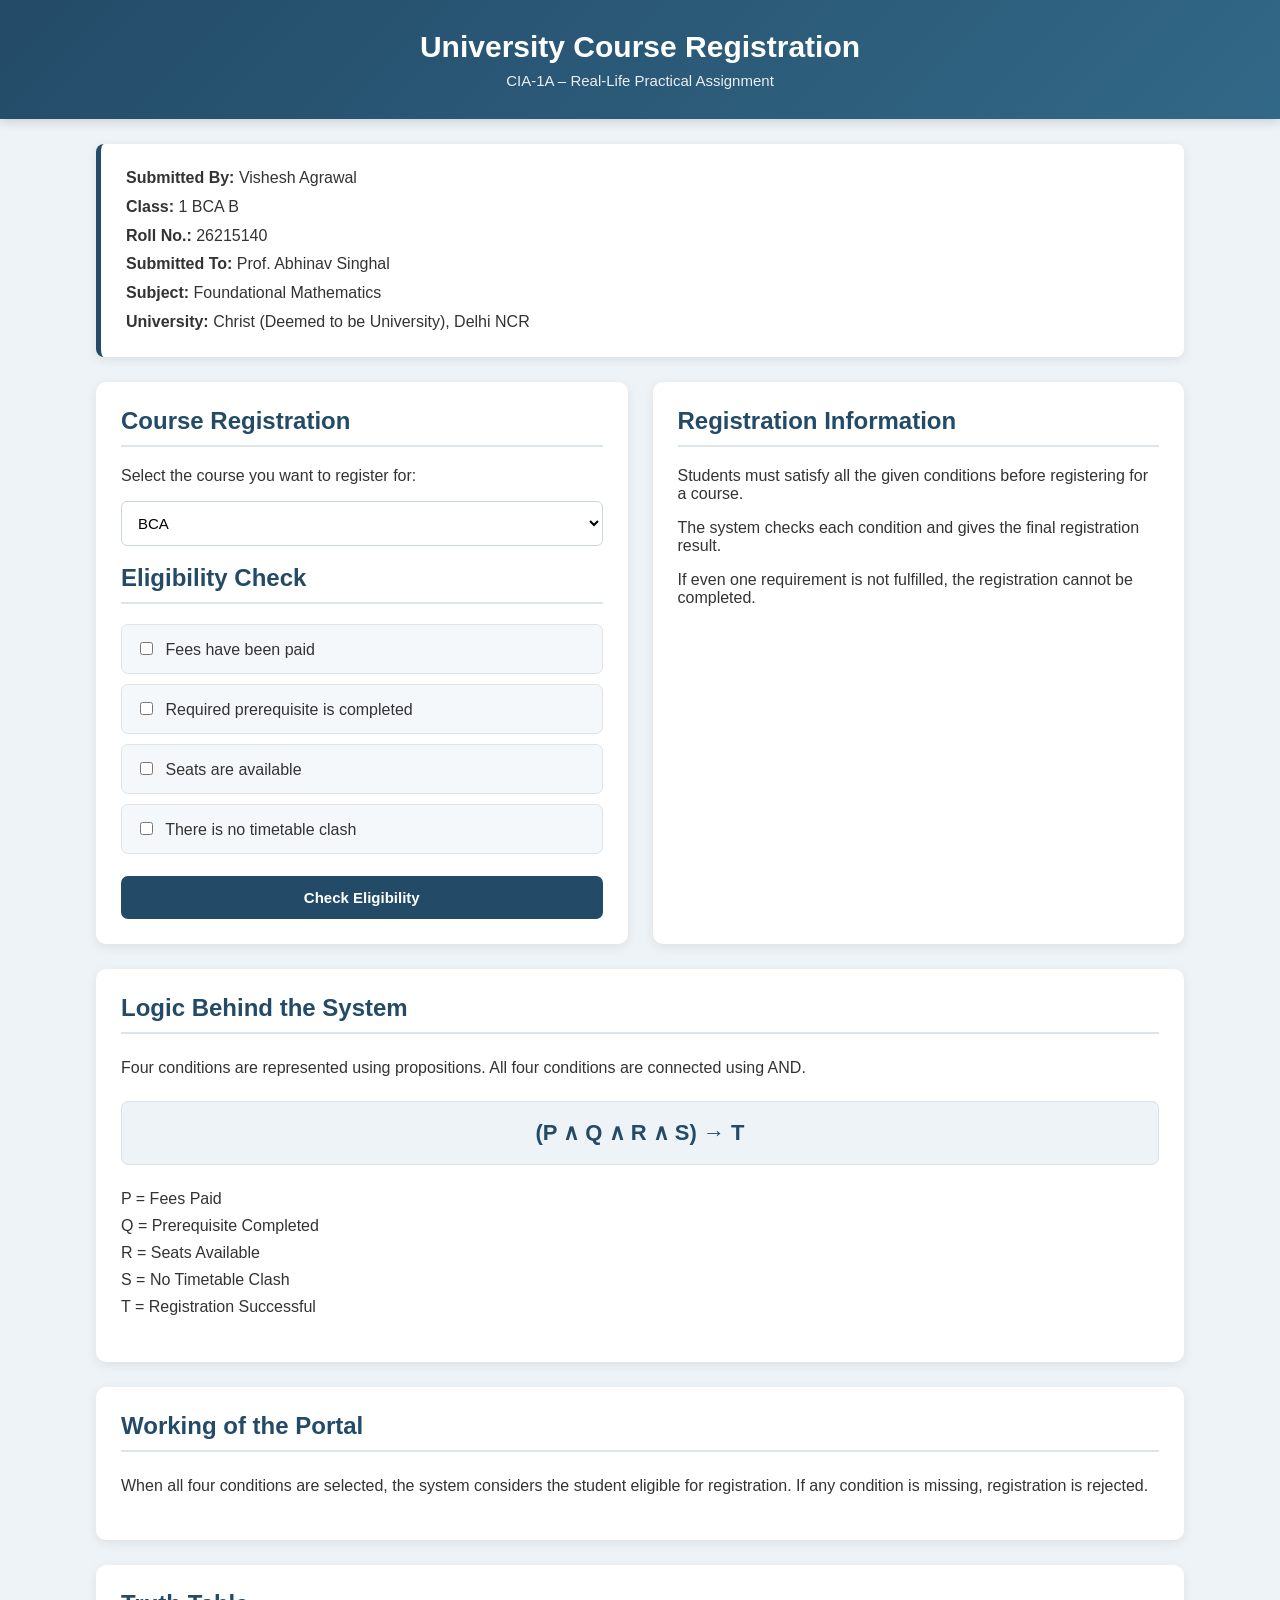
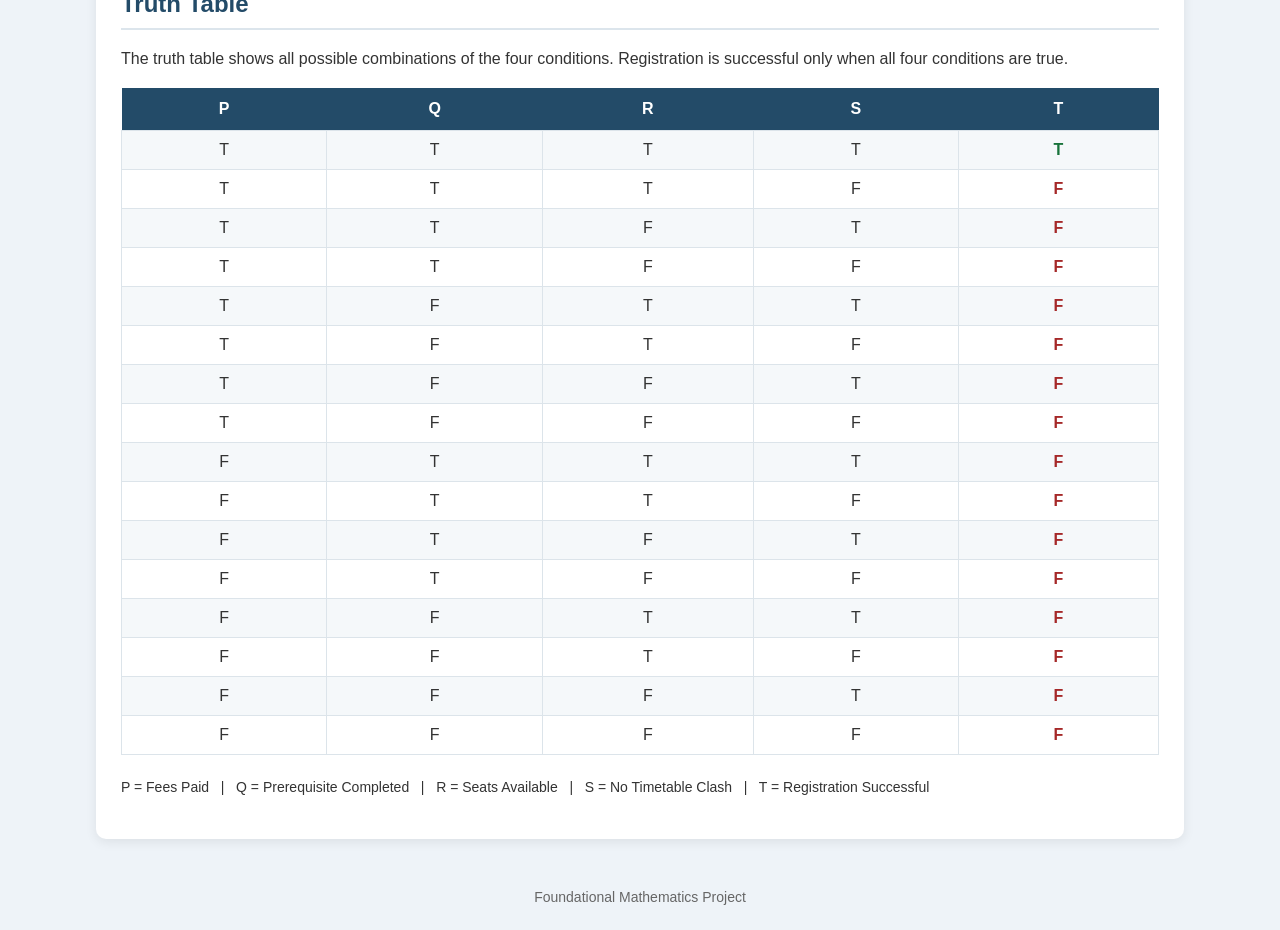
<file: index.html>
<!DOCTYPE html>
<html>
<head>
    <title>Course Registration System</title>
    <link rel="stylesheet" href="style.css">
</head>

<body>

    <div class="header">
        <h1>University Course Registration</h1>
        <p>CIA-1A – Real-Life Practical Assignment</p>
    </div>

    <div class="student">
        <b>Submitted By:</b> Vishesh Agrawal<br>
        <b>Class:</b> 1 BCA B<br>
        <b>Roll No.:</b> 26215140<br>
        <b>Submitted To:</b> Prof. Abhinav Singhal<br>
        <b>Subject:</b> Foundational Mathematics<br>
        <b>University:</b> Christ (Deemed to be University), Delhi NCR
    </div>

    <div class="main">

        <div class="left">

            <h2>Course Registration</h2>

            <p>Select the course you want to register for:</p>

            <select id="course">
                <option>BCA</option>
                <option>MCA</option>
                <option>BBA</option>
                <option>B.Com</option>
            </select>

            <h2>Eligibility Check</h2>

            <div class="condition">
                <input type="checkbox" id="fees">
                <label for="fees">Fees have been paid</label>
            </div>

            <div class="condition">
                <input type="checkbox" id="pre">
                <label for="pre">Required prerequisite is completed</label>
            </div>

            <div class="condition">
                <input type="checkbox" id="seats">
                <label for="seats">Seats are available</label>
            </div>

            <div class="condition">
                <input type="checkbox" id="clash">
                <label for="clash">There is no timetable clash</label>
            </div>

            <button onclick="checkRegistration()">
                Check Eligibility
            </button>

            <div id="result"></div>

        </div>

        <div class="right">

            <h2>Registration Information</h2>

            <p>
                Students must satisfy all the given conditions
                before registering for a course.
            </p>

            <p>
                The system checks each condition and gives the
                final registration result.
            </p>

            <p>
                If even one requirement is not fulfilled,
                the registration cannot be completed.
            </p>

        </div>

    </div>

    <div class="explanation">

        <h2>Logic Behind the System</h2>

        <p>
            Four conditions are represented using propositions.
            All four conditions are connected using AND.
        </p>

        <div class="formula">
            <b>(P ∧ Q ∧ R ∧ S) → T</b>
        </div>

        <p>
            P = Fees Paid<br>
            Q = Prerequisite Completed<br>
            R = Seats Available<br>
            S = No Timetable Clash<br>
            T = Registration Successful
        </p>

    </div>

    <div class="explanation">

        <h2>Working of the Portal</h2>

        <p>
            When all four conditions are selected, the system
            considers the student eligible for registration.
            If any condition is missing, registration is rejected.
        </p>

    </div>

<div class="truth-table">

    <h2>Truth Table</h2>

    <p>
        The truth table shows all possible combinations of the
        four conditions. Registration is successful only when
        all four conditions are true.
    </p>

    <table>
        <tr>
            <th>P</th>
            <th>Q</th>
            <th>R</th>
            <th>S</th>
            <th>T</th>
        </tr>

        <tr>
            <td>T</td><td>T</td><td>T</td><td>T</td><td class="true">T</td>
        </tr>
        <tr>
            <td>T</td><td>T</td><td>T</td><td>F</td><td class="false">F</td>
        </tr>
        <tr>
            <td>T</td><td>T</td><td>F</td><td>T</td><td class="false">F</td>
        </tr>
        <tr>
            <td>T</td><td>T</td><td>F</td><td>F</td><td class="false">F</td>
        </tr>
        <tr>
            <td>T</td><td>F</td><td>T</td><td>T</td><td class="false">F</td>
        </tr>
        <tr>
            <td>T</td><td>F</td><td>T</td><td>F</td><td class="false">F</td>
        </tr>
        <tr>
            <td>T</td><td>F</td><td>F</td><td>T</td><td class="false">F</td>
        </tr>
        <tr>
            <td>T</td><td>F</td><td>F</td><td>F</td><td class="false">F</td>
        </tr>
        <tr>
            <td>F</td><td>T</td><td>T</td><td>T</td><td class="false">F</td>
        </tr>
        <tr>
            <td>F</td><td>T</td><td>T</td><td>F</td><td class="false">F</td>
        </tr>
        <tr>
            <td>F</td><td>T</td><td>F</td><td>T</td><td class="false">F</td>
        </tr>
        <tr>
            <td>F</td><td>T</td><td>F</td><td>F</td><td class="false">F</td>
        </tr>
        <tr>
            <td>F</td><td>F</td><td>T</td><td>T</td><td class="false">F</td>
        </tr>
        <tr>
            <td>F</td><td>F</td><td>T</td><td>F</td><td class="false">F</td>
        </tr>
        <tr>
            <td>F</td><td>F</td><td>F</td><td>T</td><td class="false">F</td>
        </tr>
        <tr>
            <td>F</td><td>F</td><td>F</td><td>F</td><td class="false">F</td>
        </tr>
    </table>

    

    <p class="table-note">
        P = Fees Paid &nbsp; | &nbsp;
        Q = Prerequisite Completed &nbsp; | &nbsp;
        R = Seats Available &nbsp; | &nbsp;
        S = No Timetable Clash &nbsp; | &nbsp;
        T = Registration Successful
    </p>

</div>

    <div class="footer">
        Foundational Mathematics Project
    </div>

    <script>

        function checkRegistration() {

            let fees = document.getElementById("fees").checked;
            let pre = document.getElementById("pre").checked;
            let seats = document.getElementById("seats").checked;
            let clash = document.getElementById("clash").checked;

            let course = document.getElementById("course").value;
            let result = document.getElementById("result");

            if (fees && pre && seats && clash) {

                result.className = "success";

                result.innerHTML =
                    "Registration Successful! You are eligible for "
                    + course + ".";

            }

            else {

                let reason = "Registration Failed! ";

                if (!fees) {
                    reason += "Fees not paid. ";
                }

                if (!pre) {
                    reason += "Prerequisite incomplete. ";
                }

                if (!seats) {
                    reason += "No seats available. ";
                }

                if (!clash) {
                    reason += "Timetable clash exists.";
                }

                result.className = "failed";

                result.innerHTML = reason;
            }
        }

    </script>

</body>
</html>
</file>
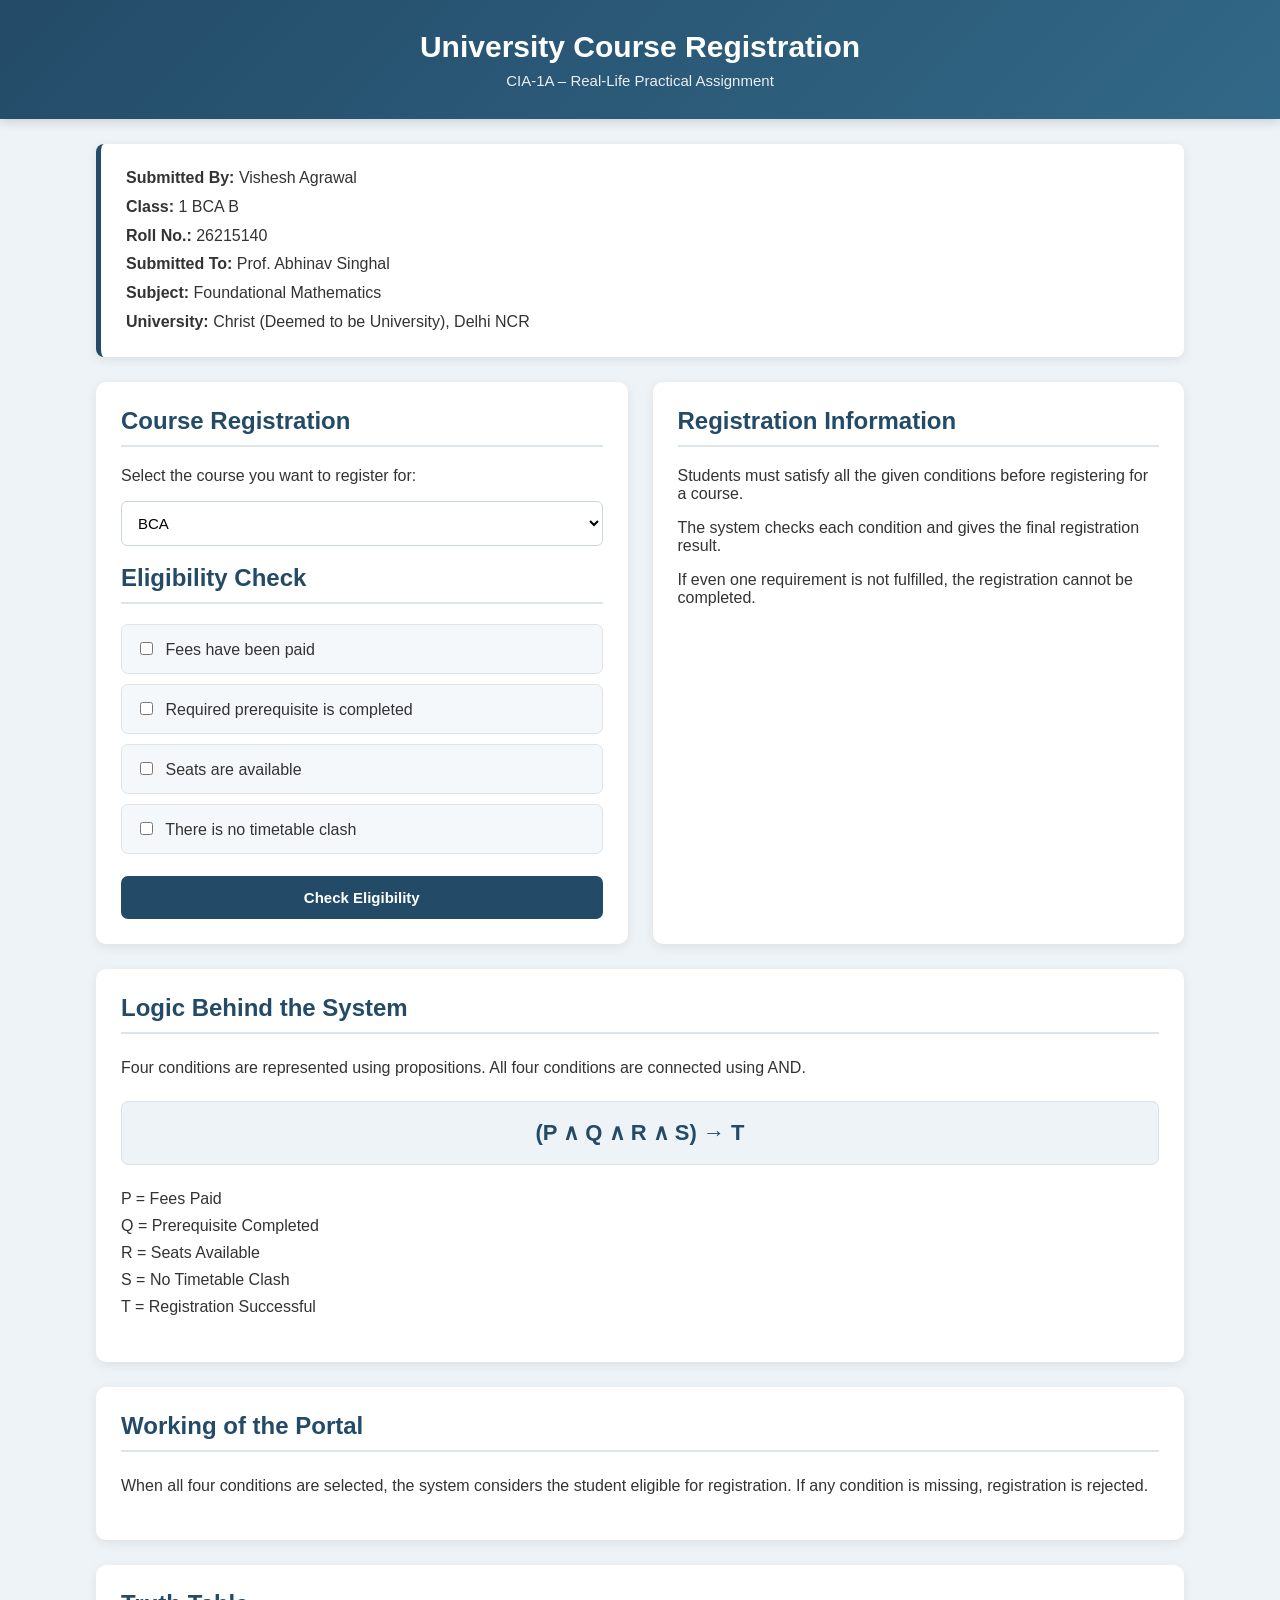
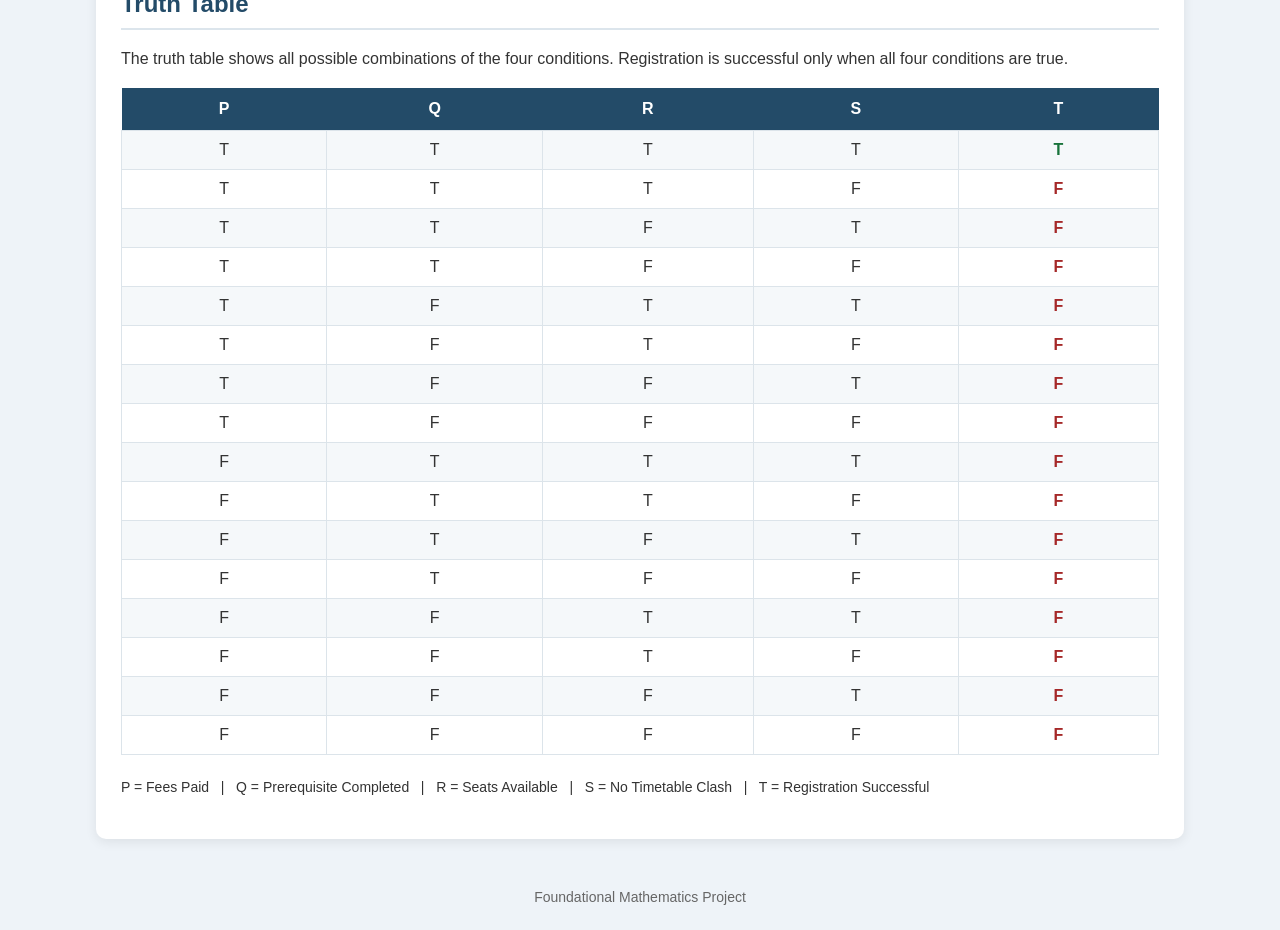
<file: index2.html>
<!DOCTYPE html>
<html>
<head>
    <title>Course Registration System</title>
    <link rel="stylesheet" href="style.css">
</head>

<body>

    <div class="header">
        <h1>University Course Registration</h1>
        <p>CIA-1A – Real-Life Practical Assignment</p>
    </div>

    <div class="student">
        <b>Submitted By:</b> Vishesh Agrawal<br>
        <b>Class:</b> 1 BCA B<br>
        <b>Roll No.:</b> 26215140<br>
        <b>Submitted To:</b> Prof. Abhinav Singhal<br>
        <b>Subject:</b> Foundational Mathematics<br>
        <b>University:</b> Christ (Deemed to be University), Delhi NCR
    </div>

    <div class="main">

        <div class="left">

            <h2>Course Registration</h2>

            <p>Select the course you want to register for:</p>

            <select id="course">
                <option>BCA</option>
                <option>MCA</option>
                <option>BBA</option>
                <option>B.Com</option>
            </select>

            <h2>Eligibility Check</h2>

            <div class="condition">
                <input type="checkbox" id="fees">
                <label for="fees">Fees have been paid</label>
            </div>

            <div class="condition">
                <input type="checkbox" id="pre">
                <label for="pre">Required prerequisite is completed</label>
            </div>

            <div class="condition">
                <input type="checkbox" id="seats">
                <label for="seats">Seats are available</label>
            </div>

            <div class="condition">
                <input type="checkbox" id="clash">
                <label for="clash">There is no timetable clash</label>
            </div>

            <button onclick="checkRegistration()">
                Check Eligibility
            </button>

            <div id="result"></div>

        </div>

        <div class="right">

            <h2>Registration Information</h2>

            <p>
                Students must satisfy all the given conditions
                before registering for a course.
            </p>

            <p>
                The system checks each condition and gives the
                final registration result.
            </p>

            <p>
                If even one requirement is not fulfilled,
                the registration cannot be completed.
            </p>

        </div>

    </div>

    <div class="explanation">

        <h2>Logic Behind the System</h2>

        <p>
            Four conditions are represented using propositions.
            All four conditions are connected using AND.
        </p>

        <div class="formula">
            <b>(P ∧ Q ∧ R ∧ S) → T</b>
        </div>

        <p>
            P = Fees Paid<br>
            Q = Prerequisite Completed<br>
            R = Seats Available<br>
            S = No Timetable Clash<br>
            T = Registration Successful
        </p>

    </div>

    <div class="explanation">

        <h2>Working of the Portal</h2>

        <p>
            When all four conditions are selected, the system
            considers the student eligible for registration.
            If any condition is missing, registration is rejected.
        </p>

    </div>

<div class="truth-table">

    <h2>Truth Table</h2>

    <p>
        The truth table shows all possible combinations of the
        four conditions. Registration is successful only when
        all four conditions are true.
    </p>

    <table>
        <tr>
            <th>P</th>
            <th>Q</th>
            <th>R</th>
            <th>S</th>
            <th>T</th>
        </tr>

        <tr>
            <td>T</td><td>T</td><td>T</td><td>T</td><td class="true">T</td>
        </tr>
        <tr>
            <td>T</td><td>T</td><td>T</td><td>F</td><td class="false">F</td>
        </tr>
        <tr>
            <td>T</td><td>T</td><td>F</td><td>T</td><td class="false">F</td>
        </tr>
        <tr>
            <td>T</td><td>T</td><td>F</td><td>F</td><td class="false">F</td>
        </tr>
        <tr>
            <td>T</td><td>F</td><td>T</td><td>T</td><td class="false">F</td>
        </tr>
        <tr>
            <td>T</td><td>F</td><td>T</td><td>F</td><td class="false">F</td>
        </tr>
        <tr>
            <td>T</td><td>F</td><td>F</td><td>T</td><td class="false">F</td>
        </tr>
        <tr>
            <td>T</td><td>F</td><td>F</td><td>F</td><td class="false">F</td>
        </tr>
        <tr>
            <td>F</td><td>T</td><td>T</td><td>T</td><td class="false">F</td>
        </tr>
        <tr>
            <td>F</td><td>T</td><td>T</td><td>F</td><td class="false">F</td>
        </tr>
        <tr>
            <td>F</td><td>T</td><td>F</td><td>T</td><td class="false">F</td>
        </tr>
        <tr>
            <td>F</td><td>T</td><td>F</td><td>F</td><td class="false">F</td>
        </tr>
        <tr>
            <td>F</td><td>F</td><td>T</td><td>T</td><td class="false">F</td>
        </tr>
        <tr>
            <td>F</td><td>F</td><td>T</td><td>F</td><td class="false">F</td>
        </tr>
        <tr>
            <td>F</td><td>F</td><td>F</td><td>T</td><td class="false">F</td>
        </tr>
        <tr>
            <td>F</td><td>F</td><td>F</td><td>F</td><td class="false">F</td>
        </tr>
    </table>

    

    <p class="table-note">
        P = Fees Paid &nbsp; | &nbsp;
        Q = Prerequisite Completed &nbsp; | &nbsp;
        R = Seats Available &nbsp; | &nbsp;
        S = No Timetable Clash &nbsp; | &nbsp;
        T = Registration Successful
    </p>

</div>

    <div class="footer">
        Foundational Mathematics Project
    </div>

    <script>

        function checkRegistration() {

            let fees = document.getElementById("fees").checked;
            let pre = document.getElementById("pre").checked;
            let seats = document.getElementById("seats").checked;
            let clash = document.getElementById("clash").checked;

            let course = document.getElementById("course").value;
            let result = document.getElementById("result");

            if (fees && pre && seats && clash) {

                result.className = "success";

                result.innerHTML =
                    "Registration Successful! You are eligible for "
                    + course + ".";

            }

            else {

                let reason = "Registration Failed! ";

                if (!fees) {
                    reason += "Fees not paid. ";
                }

                if (!pre) {
                    reason += "Prerequisite incomplete. ";
                }

                if (!seats) {
                    reason += "No seats available. ";
                }

                if (!clash) {
                    reason += "Timetable clash exists.";
                }

                result.className = "failed";

                result.innerHTML = reason;
            }
        }

    </script>

</body>
</html>
</file>
<file: style.css>
* {
    box-sizing: border-box;
}

body {
    margin: 0;
    font-family: Arial, sans-serif;
    background-color: #eef3f8;
    color: #333;
}

.header {
    background: linear-gradient(135deg, #234b68, #326887);
    color: white;
    padding: 30px 20px;
    text-align: center;
    box-shadow: 0 3px 10px rgba(0, 0, 0, 0.15);
}

.header h1 {
    margin: 0 0 8px;
    font-size: 30px;
}

.header p {
    margin: 0;
    font-size: 15px;
    opacity: 0.9;
}

.student {
    background-color: white;
    width: 85%;
    margin: 25px auto;
    padding: 20px 25px;
    border-left: 5px solid #234b68;
    border-radius: 8px;
    line-height: 1.8;
    box-shadow: 0 3px 12px rgba(0, 0, 0, 0.08);
}

.main {
    width: 85%;
    margin: auto;
    display: flex;
    gap: 25px;
}

.left,
.right {
    background-color: white;
    padding: 25px;
    flex: 1;
    border-radius: 10px;
    box-shadow: 0 3px 12px rgba(0, 0, 0, 0.08);
}

h2 {
    color: #234b68;
    border-bottom: 2px solid #dce5ec;
    padding-bottom: 10px;
    margin-top: 0;
}

select {
    width: 100%;
    padding: 12px;
    margin-bottom: 18px;
    border: 1px solid #cbd6df;
    border-radius: 6px;
    background-color: white;
    font-size: 15px;
    cursor: pointer;
}

select:focus {
    outline: none;
    border-color: #234b68;
}

.condition {
    background-color: #f5f8fa;
    padding: 14px;
    margin: 10px 0;
    border: 1px solid #dce4ea;
    border-radius: 7px;
    transition: 0.2s;
}

.condition:hover {
    background-color: #edf3f7;
    border-color: #b9cad7;
}

.condition input {
    margin-right: 8px;
    cursor: pointer;
}

.condition label {
    cursor: pointer;
}

button {
    width: 100%;
    padding: 13px;
    background-color: #234b68;
    color: white;
    border: none;
    border-radius: 7px;
    margin-top: 12px;
    font-size: 15px;
    font-weight: bold;
    cursor: pointer;
    transition: 0.2s;
}

button:hover {
    background-color: #16364d;
    transform: translateY(-1px);
}

button:active {
    transform: translateY(0);
}

#result {
    margin-top: 18px;
    padding: 14px;
    border-radius: 7px;
    font-weight: bold;
    display: none;
    line-height: 1.5;
}

.success {
    display: block !important;
    background-color: #dff3e4;
    color: #18733b;
    border: 1px solid #b9dfc4;
}

.failed {
    display: block !important;
    background-color: #f9dddd;
    color: #a52828;
    border: 1px solid #e8baba;
}

.explanation {
    width: 85%;
    margin: 25px auto;
    background-color: white;
    padding: 25px;
    border-radius: 10px;
    box-shadow: 0 3px 12px rgba(0, 0, 0, 0.08);
}

.explanation p {
    line-height: 1.7;
}

.formula {
    text-align: center;
    font-size: 22px;
    background-color: #eef3f7;
    padding: 18px;
    margin: 20px 0;
    border-radius: 7px;
    color: #234b68;
    border: 1px solid #d8e2e9;
}

.footer {
    text-align: center;
    padding: 25px;
    color: #666;
    font-size: 14px;
}

@media (max-width: 700px) {
    .main {
        display: block;
    }

    .left,
    .right {
        margin-bottom: 20px;
    }

    .student,
    .main,
    .explanation {
        width: 92%;
    }

    .header h1 {
        font-size: 24px;
    }
}

.truth-table {
    width: 85%;
    margin: 25px auto;
    background-color: white;
    padding: 25px;
    border-radius: 10px;
    box-shadow: 0 3px 12px rgba(0, 0, 0, 0.08);
}

.truth-table table {
    width: 100%;
    border-collapse: collapse;
    margin-top: 20px;
    text-align: center;
}

.truth-table th {
    background-color: #234b68;
    color: white;
    padding: 12px;
}

.truth-table td {
    padding: 10px;
    border: 1px solid #dce4ea;
}

.truth-table tr:nth-child(even) {
    background-color: #f5f8fa;
}

.truth-table .true {
    color: #18733b;
    font-weight: bold;
}

.truth-table .false {
    color: #a52828;
    font-weight: bold;
}

.table-note {
    margin-top: 20px;
    line-height: 1.8;
    font-size: 14px;
}
</file>
